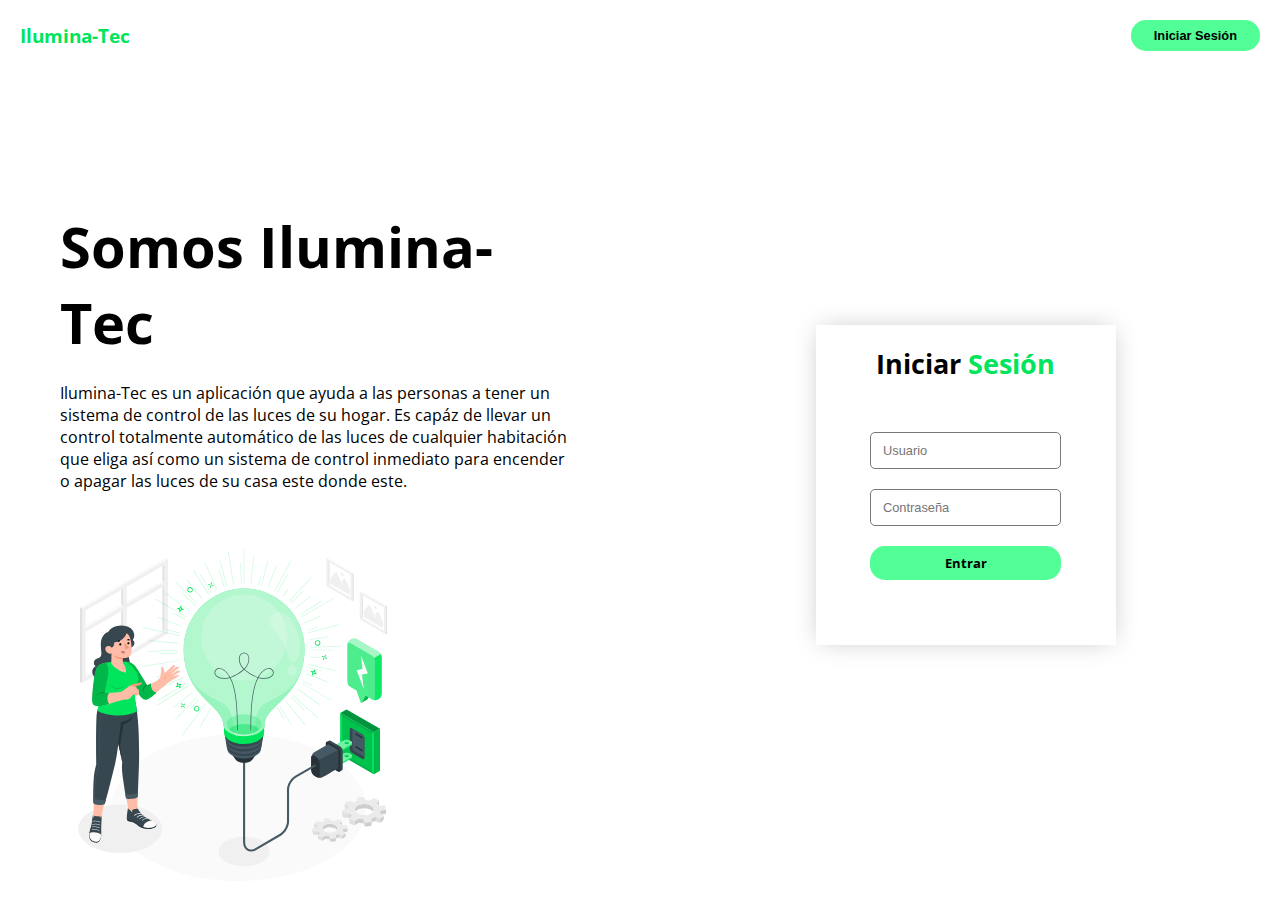
<file: index.html>
<!DOCTYPE html>
<html lang="es">
<head>
    <meta charset="UTF-8">
    <meta http-equiv="X-UA-Compatible" content="IE=edge">
    <meta name="viewport" content="width=device-width, initial-scale=1.0">
    <title>Ilumina-Tec</title>
    <!-- Style.css-->
    <link rel="stylesheet" href="Styles.css">
    <!--Google Fonts-->
    <link href="https://fonts.googleapis.com/css2?family=Open+Sans:wght@300;400;700&display=swap" rel="stylesheet">
</head>
<body>
    <nav>
        <p class="Logo">Ilumina-Tec</p>
        <form action="">
            <button class = "Iniciar">Iniciar Sesión</button>
        </form>
    </nav>

    <section id="Quienes-Somos">
        <div class="Texto">
            <h1>Somos Ilumina-Tec</h1>
            <p><br>Ilumina-Tec es un aplicación que ayuda a las personas a tener un sistema de control de las luces de su hogar. Es capáz de
            llevar un control totalmente automático de las luces de cualquier habitación que eliga así como un sistema de control inmediato
            para encender o apagar las luces de su casa este donde este.</p>
        </div>
        <img src="Media/Light-bulb-amico.svg" >
    </section>

    <section id = "Log-in">
        <div class="Card">
            <h2>Iniciar <span class="Color_primario">Sesión</span> </h2>
            <div class="Registro">
                <input class="datos" type="text" name = "" id = "" placeholder="Usuario">
                <input class="datos" type="text" name = "" id = "" placeholder="Contraseña">
                <a href="dashboard.html" class="ingresar">Entrar</a>
            </div>
        </div>
</body>
</html>
</file>
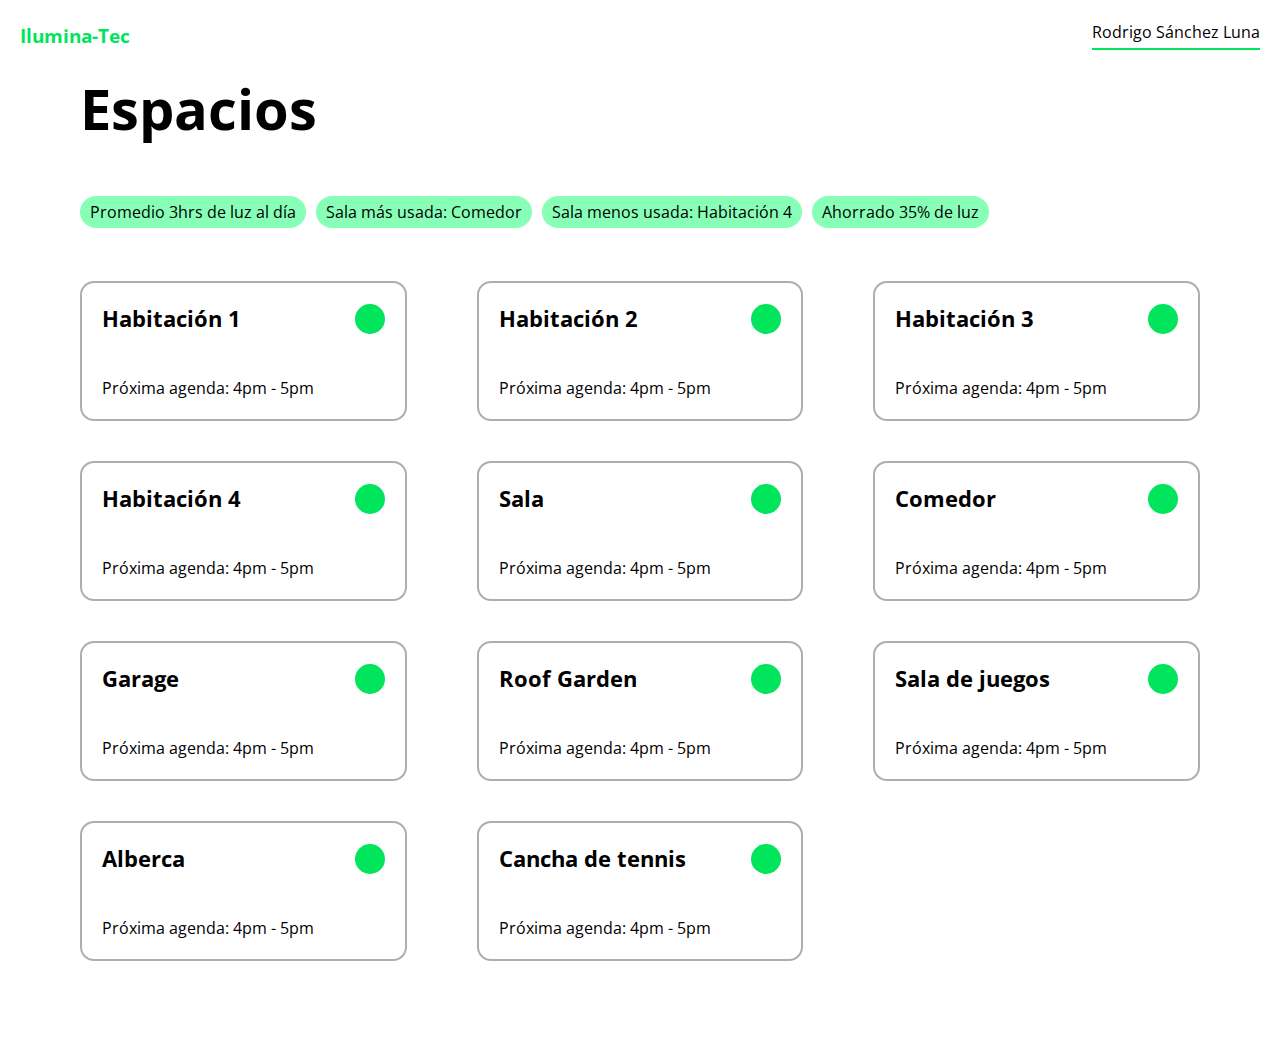
<file: dashboard.html>
<!DOCTYPE html>
<html lang="en">

<head>
    <meta charset="UTF-8">
    <meta http-equiv="X-UA-Compatible" content="IE=edge">
    <meta name="viewport" content="width=device-width, initial-scale=1.0">
    <link rel="stylesheet" href="dashboard.css">
    <link rel="stylesheet" href="Styles.css">
    <link rel="stylesheet" href="modal.css">
    <!--Google Fonts-->
    <link href="https://fonts.googleapis.com/css2?family=Open+Sans:wght@300;400;700&display=swap" rel="stylesheet">
    <title>Ilumina-Tec</title>
</head>

<body>
    <div id="modal" class="modal">
        <div class="modal_card">
            <svg onclick="toggleModal('none')" class="modal_card_svg" viewBox="0 0 14 13"
                xmlns="http://www.w3.org/2000/svg">
                <path d="M1.5 1L13 12" stroke="#787878" stroke-width="2" />
                <path d="M12 1L1 12" stroke="#787878" stroke-width="2" />
            </svg>
            <div class="modal_card_header">
                <div class="modal_card_header_title">
                    Habitación
                </div>
                <div class="modal_card_header_foco">
                </div>
            </div>
            <div class="modal_card_subtitle">
                Agenda
            </div>
            <div class="modal_card_container">
                <div class="modal_card_grid_element">
                    <div class="modal_card_grid_element_hour">
                        4pm - 5pm
                    </div>
                    <div class="modal_card_grid_element_foco">
                    </div>
                    <div class="modal_card_grid_element_trash">
                        <svg xmlns="http://www.w3.org/2000/svg" viewBox="0 0 24 24">
                            <path
                                d="M6 7H5v13a2 2 0 0 0 2 2h10a2 2 0 0 0 2-2V7H6zm4 12H8v-9h2v9zm6 0h-2v-9h2v9zm.618-15L15 2H9L7.382 4H3v2h18V4z">
                            </path>
                        </svg>
                    </div>
                </div>
                <div class="modal_card_grid_element">
                    <div class="modal_card_grid_element_hour">
                        5pm - 6pm
                    </div>
                    <div class="modal_card_grid_element_foco">
                    </div>
                    <div class="modal_card_grid_element_trash">
                        <svg xmlns="http://www.w3.org/2000/svg" viewBox="0 0 24 24">
                            <path
                                d="M6 7H5v13a2 2 0 0 0 2 2h10a2 2 0 0 0 2-2V7H6zm4 12H8v-9h2v9zm6 0h-2v-9h2v9zm.618-15L15 2H9L7.382 4H3v2h18V4z">
                            </path>
                        </svg>

                    </div>
                </div>
                <div class="modal_card_grid_element">
                    <div class="modal_card_grid_element_hour">
                        6pm - 7pm
                    </div>
                    <div class="modal_card_grid_element_foco">
                    </div>
                    <div class="modal_card_grid_element_trash">
                        <svg xmlns="http://www.w3.org/2000/svg" viewBox="0 0 24 24">
                            <path
                                d="M6 7H5v13a2 2 0 0 0 2 2h10a2 2 0 0 0 2-2V7H6zm4 12H8v-9h2v9zm6 0h-2v-9h2v9zm.618-15L15 2H9L7.382 4H3v2h18V4z">
                            </path>
                        </svg>

                    </div>
                </div>
            </div>
            <div class="modal_card_btns">
                <button class="modal_card_btns_add">Añadir</button>
                <button class="modal_card_btns_delete">Eliminar</button>
            </div>
        </div>
    </div>
    <nav>
        <p class="Logo">Ilumina-Tec</p>
        <div id="user">
            Rodrigo Sánchez Luna
        </div>
    </nav>
    <div class="dashboard_wrapper">
        <h1>Espacios</h1>
        <div class="dashboard_wrapper_statistics">
            <div class="stat">Promedio 3hrs de luz al día</div>
            <div class="stat">Sala más usada: Comedor</div>
            <div class="stat">Sala menos usada: Habitación 4</div>
            <div class="stat">Ahorrado 35% de luz</div>
        </div>
        <div class="dashboard_grid">
            <div onclick="toggleModal('flex', 'Habitación 1')" class="card">
                <div class="wrapper_card">
                    <h2>Habitación 1</h2>
                    <div class="card_foco"></div>
                </div>
                <p>Próxima agenda: 4pm - 5pm</p>
            </div>
            <div onclick="toggleModal('flex', 'Habitación 2')" class="card">
                <div class="wrapper_card">
                    <h2>Habitación 2</h2>
                    <div class="card_foco"></div>
                </div>
                <p>Próxima agenda: 4pm - 5pm</p>
            </div>
            <div onclick="toggleModal('flex', 'Habitación 3')" class="card">
                <div class="wrapper_card">
                    <h2>Habitación 3</h2>
                    <div class="card_foco"></div>
                </div>
                <p>Próxima agenda: 4pm - 5pm</p>
            </div>
            <div onclick="toggleModal('flex', 'Habitación 4')" class="card">
                <div class="wrapper_card">
                    <h2>Habitación 4</h2>
                    <div class="card_foco"></div>
                </div>
                <p>Próxima agenda: 4pm - 5pm</p>
            </div>
            <div onclick="toggleModal('flex', 'Sala')" class="card">
                <div class="wrapper_card">
                    <h2>Sala</h2>
                    <div class="card_foco"></div>
                </div>
                <p>Próxima agenda: 4pm - 5pm</p>
            </div>
            <div onclick="toggleModal('flex', 'Comedor')" class="card">
                <div class="wrapper_card">
                    <h2>Comedor</h2>
                    <div class="card_foco"></div>
                </div>
                <p>Próxima agenda: 4pm - 5pm</p>
            </div>
            <div onclick="toggleModal('flex', 'Garage')" class="card">
                <div class="wrapper_card">
                    <h2>Garage</h2>
                    <div class="card_foco"></div>
                </div>
                <p>Próxima agenda: 4pm - 5pm</p>
            </div>
            <div onclick="toggleModal('flex', 'Roof Garden')" class="card">
                <div class="wrapper_card">
                    <h2>Roof Garden</h2>
                    <div class="card_foco"></div>
                </div>
                <p>Próxima agenda: 4pm - 5pm</p>
            </div>
            <div onclick="toggleModal('flex', 'Sala de juegos')" class="card">
                <div class="wrapper_card">
                    <h2>Sala de juegos</h2>
                    <div class="card_foco"></div>
                </div>
                <p>Próxima agenda: 4pm - 5pm</p>
            </div>
            <div onclick="toggleModal('flex', 'Alberca')" class="card">
                <div class="wrapper_card">
                    <h2>Alberca</h2>
                    <div class="card_foco"></div>
                </div>
                <p>Próxima agenda: 4pm - 5pm</p>
            </div>
            <div onclick="toggleModal('flex', 'Cancha de tenis')" class="card">
                <div class="wrapper_card">
                    <h2>Cancha de tennis</h2>
                    <div class="card_foco"></div>
                </div>
                <p>Próxima agenda: 4pm - 5pm</p>
            </div>
        </div>
    </div>


    <script src="index.js"></script>
</body>

</html>
</file>
<file: Styles.css>
* {
    margin: 0;
    padding: 0;
    box-sizing: border-box;
}


body {
    width: 100vw;
    height: 100%;
    position: relative;
    display: flex;
    justify-content: space-between;
    font-family: 'Open Sans', sans-serif; 
    gap: 20px;
}

h1{
    font-size: 3.5em;
}

h2{
    font-size: 1.7em;
}

p{
    font-size: 1em;
}

button.Iniciar{
    font-size: 0.8em;
    font-weight: bold;
    padding: 8px 23px;
    border-radius: 15px;
    border: none;
    color: black;
    background-color: rgb(82, 255, 151);
}

button.Iniciar:hover{
    background-color: rgb(135, 255, 183);
}

a.ingresar{
    align-items: center;
    font-size: 0.8em;
    font-weight: bold;
    padding: 8px 12px;
    border-radius: 15px;
    border: none;
    color: black;
    background-color: rgb(82, 255, 151);
    text-decoration: none;
}

a.ingresar:hover{
    background-color: rgb(135, 255, 183);
}

input.datos{ 
    text-align: left;
    font-size: 0.8em;
    font-weight: lighter;
    padding: 10px 12px;
    border-radius: 5px;
    border: 1px solid rgb(120, 120, 120);
    color: rgb(120, 120, 120);
    background-color: white;
}

.Color_primario{
    color:rgb(0, 229, 92);
}


nav {
    position: fixed;
    z-index: 1;
    top: 0;
    left: 0;
    width: 100vw;
    height: 70px;
    display: flex;
    justify-content: space-between;
    align-items: center;
    padding: 0 20px;
    background-color: #FFF;
}

nav .Logo{
    font-weight: bold;
    color:rgb(0, 229, 92);
    font-size: 1.2em;
}

section {
    width: 50%;
    height: 100vh;
    padding-top: 70px;
}

#Quienes-Somos {
    display: flex;
    flex-direction: column;
    align-items: flex-start;
    justify-content: center;
    padding: 0px 60px;
    padding-top: 200px;
    gap: 50px;
}

#Quienes-Somos img {
    width: 350px;
    height: 350px;
}
#Log-in {
    display: flex;
    align-items: center;
    justify-content: center;
}

#Log-in h2{
    margin: 20px 0;
}
#Log-in .Card {
    box-shadow: 0px 0px 25px -5px rgba(0,0,0,0.25);
    text-align: center;
    display: flex;
    flex-direction: column;
    width: 300px;
    height: 320px;
    gap: 20px;
}

#Log-in .Registro{
    margin: 10px auto 0 auto;
    display: flex;
    flex-direction: column;
    gap: 20px;

}

@media screen and (max-width: 895px){
    #Quienes-Somos{
        padding-top: 300px;   
    }

}

@media screen and (max-width: 751px){
    #Quienes-Somos{
        padding-top: 340px;   
    }

}


@media screen and (max-width: 720px) {
    body {
        flex-direction: column-reverse;
    }
    section {
        width: 100vw;
        height: fit-content;
    }
    #Quienes-Somos {
        padding: 0;
        align-items: center;
    }
    #Log-in {
        margin-top: 100px;
    }
    section h1, section p {
        display: none;
    }
}
</file>
<file: dashboard.css>
h1{
    font-size: 3.5em;
}

.dashboard_wrapper {
    padding: 0 80px;
    margin-top: 70px;
    width: 100%;
    margin-bottom: 100px;
}
@media screen and (max-width: 450px) {
    .dashboard_wrapper {
        padding: 0 5vw;
    } 
}

.dashboard_wrapper_statistics {
    display: flex;
    gap: 10px;
    margin-top: 50px;
    flex-wrap: wrap; /*Si se desborda, se pasa abajo*/
    padding-right: 50px;
    width: 100%;

}
.dashboard_wrapper_statistics .stat {
    padding: 5px 10px;
    display: flex;
    justify-content: center;
    align-items: center;
    border-radius: 10000px;
    background-color: rgb(135, 255, 183);
 
}
.dashboard_grid {
    width: 100%;
    margin-top: 53px;
    display: grid;
    column-gap: 70px;
    row-gap: 40px;
    grid-template-columns: repeat(auto-fill, minmax(250px, 1fr));
    justify-content: space-between;
}


.dashboard_grid .card {
    width: 100%;
    height: 140px;
    padding: 20px 20px;
    border: 2px solid rgb(174, 174, 174);
    border-radius: 14px;
    background-color: white;
    display: flex;
    flex-direction: column;
    justify-content: space-between;
    cursor: pointer;

}

.card .wrapper_card{
    display: flex;
    justify-content: space-between;
    align-items: center;
}

.card .card_foco{
    width: 30px;
    height: 30px;
    border-radius: 10000px;
    background-color: rgb(0, 229, 92);
    
}

.card h2{
    font-size: 1.4em;
}
#user {
    padding-bottom: 5px;
    border-bottom: 2px solid rgb(0, 229, 92);;
}
</file>
<file: modal.css>
.modal {
    background-color: rgba(0, 0, 0, 0.25);
    width: 100vw;
    height: 100vh;
    top: 0;
    left: 0;
    position: fixed;
    z-index: 1000;
    display: none;
    justify-content: center;
    align-items: center;
    padding: 0 40px;
}

.modal_card {
    position: relative;
    border-radius: 5px;
    max-width: 500px;
    width: 100%;
    background-color: #FFF;
    padding: 40px;
    padding-top: 70px;
}

.modal_card::before {
    content: "";
    position: absolute;
    background-color: rgb(135, 255, 183);
    height: 30px;
    width: 100%;
    top: 0;
    left: 0;
    clip-path: polygon(0 0, 100% 0, 100% 3px, 0 3px);
    border-radius: 5px;
}

.modal_card_svg {
    top: 30px;
    right: 30px;
    position: absolute;
    fill: rgb(177, 177, 177);
    width: 20px;
    height: 20px;
    cursor: pointer;
}

.modal_card_header {
    display: flex;
    justify-content: space-between;
    align-items: center;
}

.modal_card_header_title {
    font-weight: bold;
    font-size: 2rem;
}

.modal_card_container .modal_card_grid_element_hour{
    display: flex;
    align-items: center;
}

.modal_card_header_foco {
    width: 30px;
    height: 30px;
    background-color: #C5C5C5;
    border-radius: 50%;
}

.modal_card_subtitle {
    font-weight: bold;
    margin: 30px 0;
}

.modal_card_container {
    display: flex;
    flex-direction: column;
    gap: 20px;
    width: 100%;
}

.modal_card_grid_element {
    width: 100%;
    height: 25px;
    display: grid;
    grid-template-columns: 1fr 35px 30px;
    align-items: center;
    gap: 10px;
}

.modal_card_grid_element_hour {
    height: 100%;
}

.modal_card_grid_element_foco {
    border-radius: 1000px;
    background-color: rgb(135, 255, 183);
    height: 25px;
}

.modal_card_grid_element_trash {
    display: flex;
    align-items: center;
    height: 100%;
}

.modal_card_grid_element_trash svg {
    fill: #FB8B84;
}

.modal_card_btns {
    width: 100%;
    display: flex;
    justify-content: space-between;
    align-items: center;
    margin-top: 40px;
}

.modal_card_btns button {
    padding: 7.5px 15px;
    border-radius: 1000px;
    cursor: pointer;
}

.modal_card_btns_add {
    background-color: rgb(135, 255, 183);
    border: none;
}

.modal_card_btns_delete {
    background-color: #FB8B84;
    border: none;
    color: #FFF;
}
</file>
